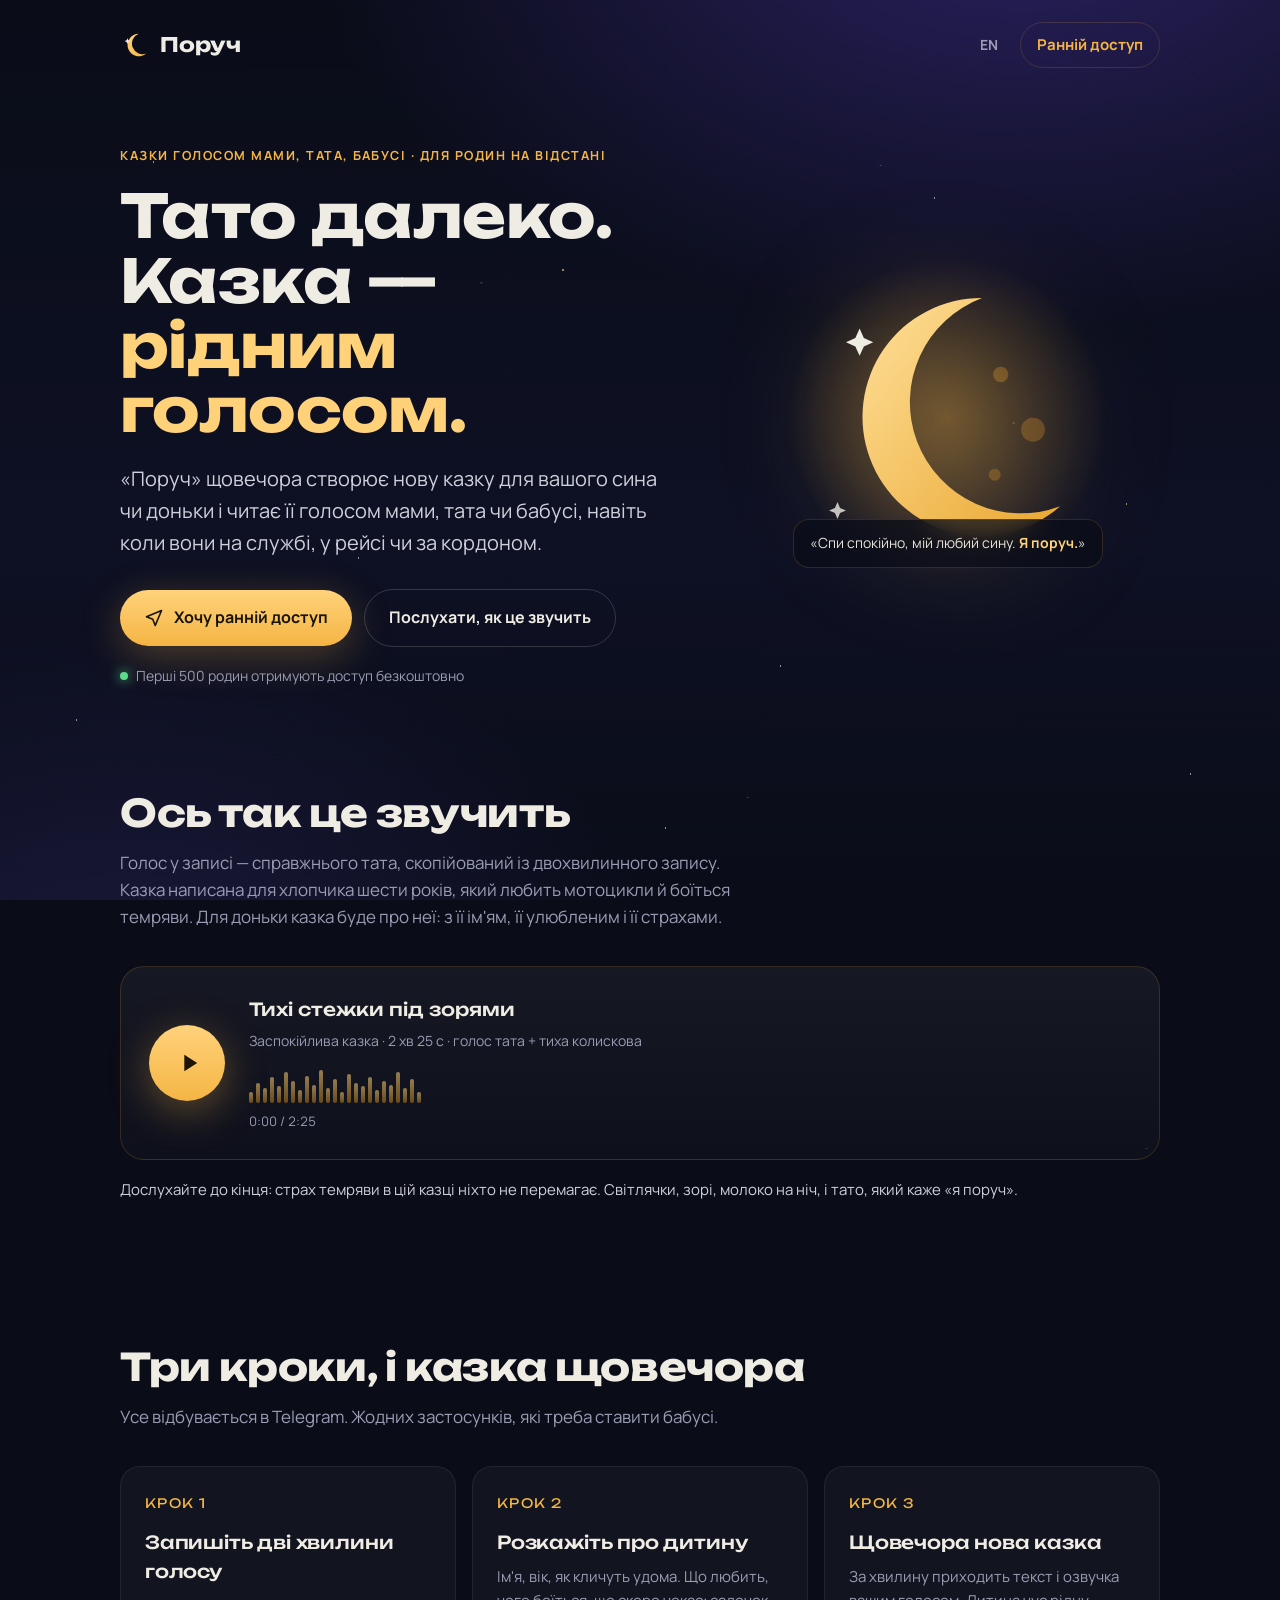
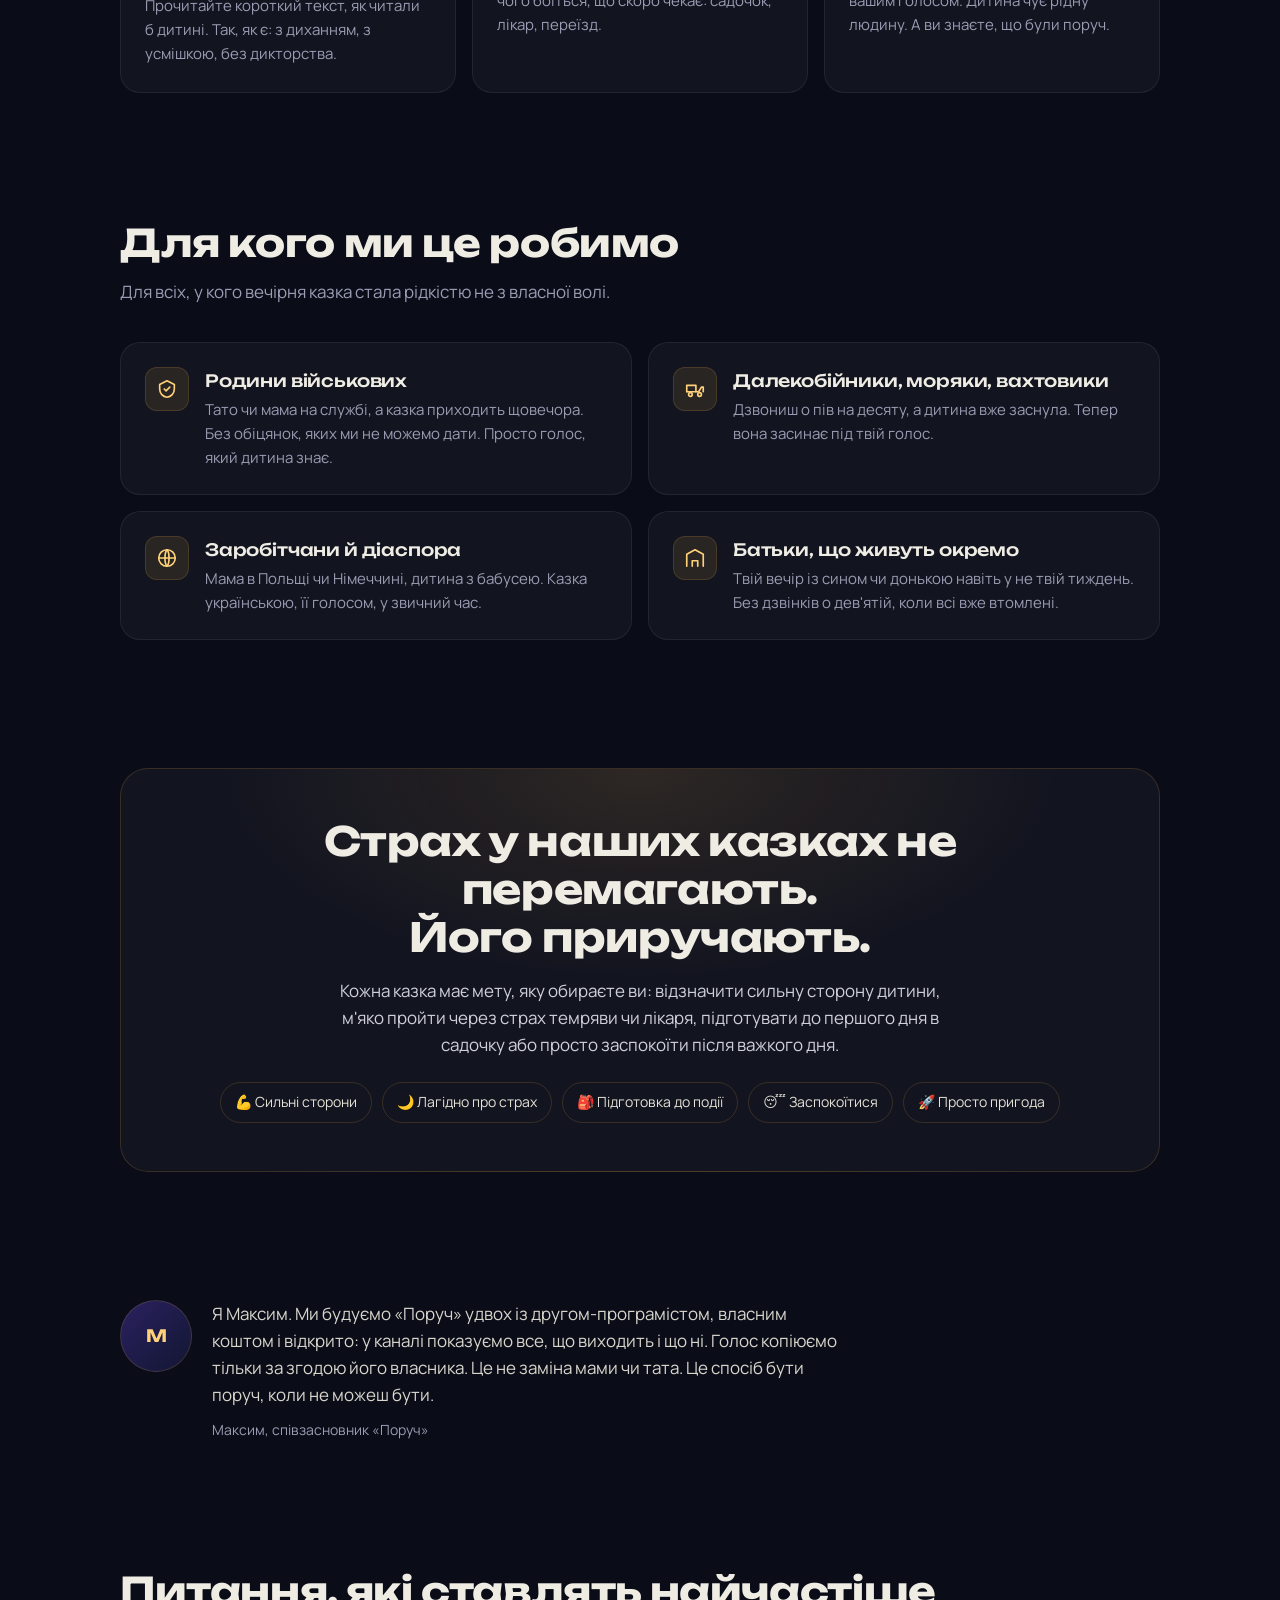
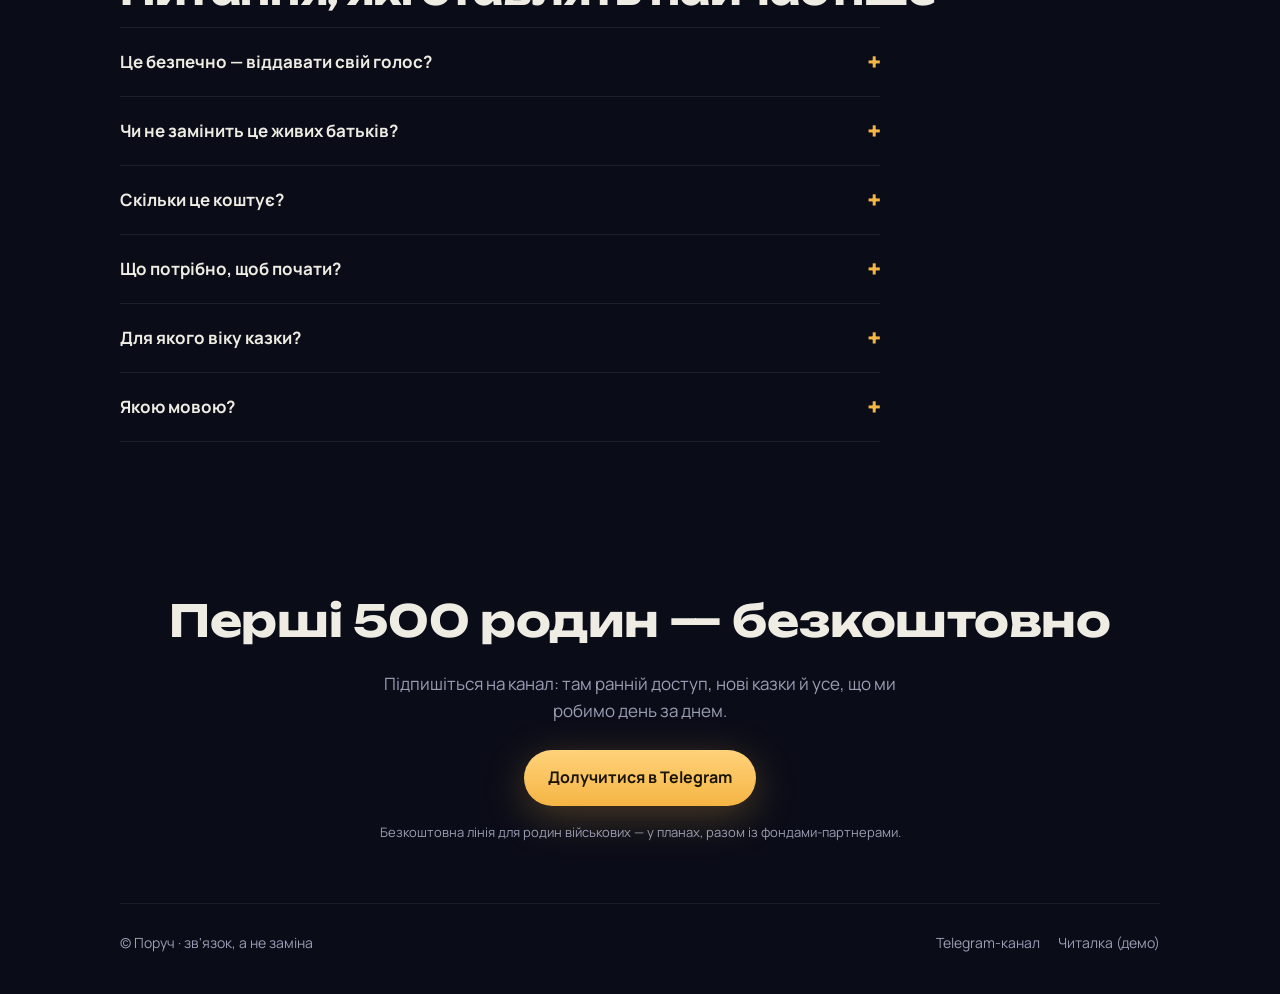
<file: index.html>
<!doctype html>
<html lang="uk">
<head>
  <meta charset="utf-8" />
  <meta name="viewport" content="width=device-width, initial-scale=1" />
  <title>Поруч — казка голосом рідних, які далеко</title>
  <meta name="description" content="«Поруч» щовечора створює нову казку для вашої дитини і читає її голосом тата чи мами — навіть коли вони на службі, у рейсі чи за кордоном." />
  <meta property="og:title" content="Поруч — казка рідним голосом, навіть здалеку" />
  <meta property="og:description" content="Щовечора нова казка для вашої дитини голосом рідної людини. Перші 500 родин — безкоштовно." />
  <meta property="og:type" content="website" />
  <meta property="og:url" content="https://maks123-crypto.github.io/poruch-webapp/" />
  <meta property="og:image" content="https://maks123-crypto.github.io/poruch-webapp/og.png" />
  <meta property="og:image:width" content="1280" />
  <meta property="og:image:height" content="720" />
  <meta property="og:locale" content="uk_UA" />
  <meta name="twitter:card" content="summary_large_image" />
  <link rel="alternate" hreflang="en" href="https://maks123-crypto.github.io/poruch-webapp/en/" />
  <link rel="icon" href="favicon.svg" type="image/svg+xml" />
  <link rel="preconnect" href="https://fonts.googleapis.com" />
  <link rel="preconnect" href="https://fonts.gstatic.com" crossorigin />
  <link href="https://fonts.googleapis.com/css2?family=Unbounded:wght@500;700&family=Manrope:wght@400;500;700&display=swap" rel="stylesheet" />
  <style>
    :root {
      --bg: #0a0c18;
      --bg-2: #121632;
      --ink: #efece4;
      --muted: #9a9db3;
      --amber: #f5b544;
      --amber-2: #ffd27a;
      --card: rgba(255, 255, 255, 0.035);
      --line: rgba(245, 181, 68, 0.16);
      --max: 1080px;
    }
    * { box-sizing: border-box; }
    html { scroll-behavior: smooth; }
    body {
      margin: 0;
      background: var(--bg);
      color: var(--ink);
      font-family: 'Manrope', system-ui, sans-serif;
      font-size: 17px;
      line-height: 1.6;
      overflow-x: hidden;
    }
    h1, h2, h3, .display { font-family: 'Unbounded', 'Manrope', sans-serif; font-weight: 700; letter-spacing: -0.01em; }
    a { color: inherit; }
    .wrap { max-width: var(--max); margin: 0 auto; padding: 0 20px; }

    /* ---------- sky ---------- */
    .sky {
      position: fixed; inset: 0; z-index: -1;
      background:
        radial-gradient(1200px 700px at 80% -10%, #2a2160 0%, transparent 60%),
        radial-gradient(900px 600px at 10% 110%, #1b1a3d 0%, transparent 60%),
        linear-gradient(180deg, #0a0c18 0%, #0e1124 60%, #0a0c18 100%);
    }
    .stars, .stars::after {
      position: fixed; inset: 0; z-index: -1; content: '';
      background-image:
        radial-gradient(1.6px 1.6px at 12% 18%, #fff 50%, transparent 51%),
        radial-gradient(1.2px 1.2px at 28% 62%, #fff 50%, transparent 51%),
        radial-gradient(1.8px 1.8px at 44% 30%, #ffe8b0 50%, transparent 51%),
        radial-gradient(1.2px 1.2px at 61% 74%, #fff 50%, transparent 51%),
        radial-gradient(1.5px 1.5px at 73% 22%, #fff 50%, transparent 51%),
        radial-gradient(1.1px 1.1px at 88% 56%, #ffe8b0 50%, transparent 51%),
        radial-gradient(1.4px 1.4px at 93% 86%, #fff 50%, transparent 51%),
        radial-gradient(1.2px 1.2px at 6% 80%, #fff 50%, transparent 51%),
        radial-gradient(1.3px 1.3px at 52% 92%, #fff 50%, transparent 51%),
        radial-gradient(1.1px 1.1px at 36% 8%, #fff 50%, transparent 51%);
      opacity: 0.55;
      animation: twinkle 6s ease-in-out infinite;
    }
    .stars::after { transform: translate(37%, 23%) scale(1.3); opacity: 0.35; animation-delay: -3s; }
    @keyframes twinkle { 0%, 100% { opacity: 0.55; } 50% { opacity: 0.25; } }

    /* ---------- nav ---------- */
    nav { display: flex; align-items: center; justify-content: space-between; padding: 22px 0; }
    .logo { display: flex; align-items: center; gap: 10px; text-decoration: none; font-family: 'Unbounded'; font-weight: 700; font-size: 20px; }
    .logo svg { width: 30px; height: 30px; }
    .nav-cta { font-weight: 700; font-size: 15px; text-decoration: none; color: var(--amber); border: 1px solid var(--line); padding: 10px 16px; border-radius: 999px; }
    .nav-cta:hover { background: rgba(245,181,68,0.08); }
    .lang { text-decoration: none; color: var(--muted); font-weight: 700; font-size: 14px; padding: 10px 12px; border-radius: 999px; }
    .lang:hover { color: var(--ink); }

    /* faq */
    .faq { max-width: 760px; }
    .faq details { border-top: 1px solid rgba(255,255,255,0.08); padding: 18px 0; }
    .faq details:last-child { border-bottom: 1px solid rgba(255,255,255,0.08); }
    .faq summary { cursor: pointer; list-style: none; display: flex; justify-content: space-between; gap: 16px; align-items: center; font-weight: 700; font-size: 17px; }
    .faq summary::-webkit-details-marker { display: none; }
    .faq summary::after { content: '+'; color: var(--amber); font-family: 'Unbounded'; font-size: 20px; flex: none; transition: transform .2s; }
    .faq details[open] summary::after { transform: rotate(45deg); }
    .faq p { margin: 12px 0 0; color: var(--muted); font-size: 16px; }

    /* ---------- hero ---------- */
    .hero { padding: 56px 0 40px; display: grid; grid-template-columns: 1.15fr 0.85fr; gap: 40px; align-items: center; }
    .kicker { color: var(--amber); font-weight: 700; letter-spacing: 0.12em; text-transform: uppercase; font-size: 12.5px; margin-bottom: 18px; }
    h1 { font-size: clamp(34px, 5.2vw, 60px); line-height: 1.08; margin: 0 0 20px; }
    h1 em { font-style: normal; color: var(--amber-2); }
    .rot { display: inline-block; transition: opacity .35s ease, transform .35s ease; }
    .rot.out { opacity: 0; transform: translateY(8px); }
    .lead { font-size: clamp(17px, 1.6vw, 20px); color: #cfd0dc; max-width: 560px; margin: 0 0 30px; }
    .cta-row { display: flex; flex-wrap: wrap; gap: 12px; align-items: center; }
    .btn { display: inline-flex; align-items: center; gap: 10px; text-decoration: none; font-weight: 700; padding: 15px 24px; border-radius: 999px; font-size: 16px; transition: transform .15s ease, box-shadow .15s ease; }
    .btn-primary { background: linear-gradient(180deg, #ffd27a, #f5b544); color: #1a1407; box-shadow: 0 10px 40px rgba(245,181,68,0.28); }
    .btn-primary:hover { transform: translateY(-1px); box-shadow: 0 14px 50px rgba(245,181,68,0.4); }
    .btn-ghost { border: 1px solid rgba(255,255,255,0.16); color: var(--ink); }
    .btn-ghost:hover { border-color: rgba(255,255,255,0.35); }
    .proof { margin-top: 18px; color: var(--muted); font-size: 14px; display: flex; gap: 8px; align-items: center; }
    .proof .dot { width: 8px; height: 8px; border-radius: 50%; background: #5ddc8b; box-shadow: 0 0 12px #5ddc8b; }

    .moon-wrap { position: relative; display: grid; place-items: center; min-height: 360px; }
    .moon { width: min(340px, 70vw); filter: drop-shadow(0 0 60px rgba(245,181,68,0.35)); animation: float 7s ease-in-out infinite; }
    @keyframes float { 0%, 100% { transform: translateY(0); } 50% { transform: translateY(-10px); } }
    .whisper {
      position: absolute; bottom: 8%; left: 50%; transform: translateX(-50%);
      background: rgba(10,12,24,0.75); backdrop-filter: blur(10px);
      border: 1px solid var(--line); border-radius: 16px; padding: 12px 16px;
      font-size: 14px; color: #e6e3d8; white-space: nowrap;
    }
    .whisper b { color: var(--amber-2); }

    /* ---------- sections ---------- */
    section { padding: 64px 0; }
    .section-title { font-size: clamp(26px, 3.4vw, 38px); line-height: 1.15; margin: 0 0 14px; }
    .section-sub { color: var(--muted); max-width: 640px; margin: 0 0 36px; font-size: 17px; }

    /* demo */
    .demo-card { background: linear-gradient(180deg, rgba(255,255,255,0.05), rgba(255,255,255,0.02)); border: 1px solid var(--line); border-radius: 24px; padding: 28px; display: grid; grid-template-columns: auto 1fr; gap: 24px; align-items: center; }
    .play { width: 76px; height: 76px; border-radius: 50%; border: 0; cursor: pointer; background: linear-gradient(180deg, #ffd27a, #f5b544); display: grid; place-items: center; box-shadow: 0 10px 40px rgba(245,181,68,0.35); transition: transform .15s; }
    .play:hover { transform: scale(1.04); }
    .play svg { width: 28px; height: 28px; fill: #1a1407; margin-left: 3px; }
    .play.is-playing svg { margin-left: 0; }
    .demo-title { font-family: 'Unbounded'; font-weight: 500; font-size: 18px; margin: 0 0 6px; }
    .demo-meta { color: var(--muted); font-size: 14px; margin: 0 0 14px; }
    .wave { display: flex; align-items: flex-end; gap: 3px; height: 36px; }
    .wave i { display: block; width: 4px; border-radius: 2px; background: linear-gradient(180deg, #ffd27a, #b57a16); height: var(--h, 30%); opacity: .55; }
    .is-playing .wave i { animation: bounce 1.1s ease-in-out infinite; animation-delay: calc(var(--i) * 0.06s); opacity: 1; }
    @keyframes bounce { 0%, 100% { height: var(--h); } 50% { height: calc(var(--h) * 0.35 + 10%); } }
    .time { color: var(--muted); font-size: 13px; margin-top: 8px; font-variant-numeric: tabular-nums; }
    .demo-note { margin-top: 18px; color: #cfd0dc; font-size: 15px; }

    /* steps */
    .steps { display: grid; grid-template-columns: repeat(3, 1fr); gap: 16px; }
    .step { background: var(--card); border: 1px solid rgba(255,255,255,0.07); border-radius: 20px; padding: 26px 24px; }
    .step .n { font-family: 'Unbounded'; color: var(--amber); font-size: 13px; letter-spacing: .1em; margin-bottom: 14px; }
    .step h3 { font-size: 18px; margin: 0 0 8px; font-weight: 500; }
    .step p { margin: 0; color: var(--muted); font-size: 15px; }

    /* audience */
    .aud { display: grid; grid-template-columns: repeat(2, 1fr); gap: 16px; }
    .aud-card { border-radius: 20px; padding: 24px; border: 1px solid rgba(255,255,255,0.07); background: var(--card); display: flex; gap: 16px; align-items: flex-start; }
    .aud-card .ic { width: 44px; height: 44px; border-radius: 12px; flex: none; display: grid; place-items: center; background: rgba(245,181,68,0.1); border: 1px solid var(--line); }
    .aud-card .ic svg { width: 22px; height: 22px; stroke: var(--amber-2); fill: none; stroke-width: 1.8; stroke-linecap: round; stroke-linejoin: round; }
    .aud-card h3 { margin: 0 0 4px; font-size: 17px; font-weight: 500; }
    .aud-card p { margin: 0; color: var(--muted); font-size: 15px; }

    /* principle */
    .principle { border-radius: 28px; padding: 48px 32px; text-align: center; border: 1px solid var(--line); background: radial-gradient(600px 300px at 50% 0%, rgba(245,181,68,0.12), transparent 70%), var(--card); }
    .principle .display { font-size: clamp(24px, 3.6vw, 40px); line-height: 1.2; margin: 0 auto 16px; max-width: 760px; }
    .principle p { color: #cfd0dc; max-width: 640px; margin: 0 auto; }
    .pills { display: flex; flex-wrap: wrap; gap: 10px; justify-content: center; margin-top: 24px; }
    .pill { border: 1px solid var(--line); border-radius: 999px; padding: 8px 14px; font-size: 14px; color: #e6e3d8; }

    /* founder */
    .founder { display: grid; grid-template-columns: 72px 1fr; gap: 20px; align-items: start; max-width: 720px; }
    .avatar { width: 72px; height: 72px; border-radius: 50%; background: linear-gradient(135deg, #2a2160, #121632); border: 1px solid var(--line); display: grid; place-items: center; font-family: 'Unbounded'; font-weight: 700; color: var(--amber-2); }
    .founder p { margin: 0 0 10px; color: #d8d6cc; }
    .founder .who { color: var(--muted); font-size: 14px; }

    /* final cta */
    .final { text-align: center; padding: 80px 0 60px; }
    .final h2 { font-size: clamp(28px, 4vw, 44px); margin: 0 0 14px; }
    .final p { color: var(--muted); margin: 0 auto 26px; max-width: 560px; }

    footer { border-top: 1px solid rgba(255,255,255,0.07); padding: 28px 0 40px; color: var(--muted); font-size: 14px; display: flex; flex-wrap: wrap; gap: 14px; justify-content: space-between; align-items: center; }
    footer a { color: var(--muted); text-decoration: none; }
    footer a:hover { color: var(--ink); }
    .trust { font-size: 13px; color: var(--muted); }

    @media (max-width: 820px) {
      .hero { grid-template-columns: 1fr; padding-top: 24px; }
      .moon-wrap { min-height: 280px; order: -1; }
      .moon { width: min(240px, 60vw); }
      .steps, .aud { grid-template-columns: 1fr; }
      .demo-card { grid-template-columns: 1fr; text-align: left; }
      section { padding: 48px 0; }
      .whisper { white-space: normal; text-align: center; width: 86%; }
    }
  </style>
</head>
<body>
  <div class="sky"></div>
  <div class="stars"></div>

  <div class="wrap">
    <nav>
      <a class="logo" href="#">
        <svg viewBox="0 0 48 48" aria-hidden="true"><defs><linearGradient id="g1" x1="0" y1="0" x2="1" y2="1"><stop offset="0" stop-color="#ffd27a"/><stop offset="1" stop-color="#f5b544"/></linearGradient></defs><path d="M30 6a18 18 0 1 0 12 31.5A14 14 0 1 1 30 6z" fill="url(#g1)"/><path d="M12 13l1.4 3.2L16.6 17.6l-3.2 1.4L12 22.2l-1.4-3.2L7.4 17.6l3.2-1.4z" fill="#efece4"/></svg>
        Поруч
      </a>
      <div style="display:flex;gap:10px;align-items:center">
        <a class="lang" href="en/" aria-label="English version">EN</a>
        <a class="nav-cta" href="https://t.me/+__FWYzw4QDE1MWI0" target="_blank" rel="noopener">Ранній доступ</a>
      </div>
    </nav>

    <header class="hero">
      <div>
        <div class="kicker">Казки голосом мами, тата, бабусі · для родин на відстані</div>
        <h1><span class="rot" data-words="Тато|Мама|Бабуся|Дідусь">Тато</span> далеко.<br />Казка — <em>рідним голосом.</em></h1>
        <p class="lead">«Поруч» щовечора створює нову казку для вашого сина чи доньки і читає її голосом мами, тата чи бабусі, навіть коли вони на службі, у рейсі чи за кордоном.</p>
        <div class="cta-row">
          <a class="btn btn-primary" href="https://t.me/+__FWYzw4QDE1MWI0" target="_blank" rel="noopener">
            <svg width="20" height="20" viewBox="0 0 24 24" fill="none" stroke="currentColor" stroke-width="2" stroke-linecap="round" stroke-linejoin="round"><path d="M21 3L3 10.5l7.5 3L13.5 21z"/></svg>
            Хочу ранній доступ
          </a>
          <a class="btn btn-ghost" href="#demo">Послухати, як це звучить</a>
        </div>
        <div class="proof"><span class="dot"></span> Перші 500 родин отримують доступ безкоштовно</div>
      </div>
      <div class="moon-wrap">
        <svg class="moon" viewBox="0 0 400 400" aria-hidden="true">
          <defs>
            <radialGradient id="glow" cx="50%" cy="50%" r="50%"><stop offset="0" stop-color="#f5b544" stop-opacity=".35"/><stop offset="1" stop-color="#f5b544" stop-opacity="0"/></radialGradient>
            <linearGradient id="mg" x1="0" y1="0" x2="1" y2="1"><stop offset="0" stop-color="#ffe09a"/><stop offset="1" stop-color="#e9a62f"/></linearGradient>
          </defs>
          <circle cx="200" cy="200" r="190" fill="url(#glow)"/>
          <path d="M240 60a140 140 0 1 0 92 245A110 110 0 1 1 240 60z" fill="url(#mg)"/>
          <circle cx="262" cy="150" r="9" fill="#d9952a" opacity=".35"/>
          <circle cx="300" cy="215" r="14" fill="#d9952a" opacity=".3"/>
          <circle cx="255" cy="268" r="7" fill="#d9952a" opacity=".3"/>
          <path d="M96 96l5 11 11 5-11 5-5 11-5-11-11-5 11-5z" fill="#efece4"/>
          <path d="M70 300l3 7 7 3-7 3-3 7-3-7-7-3 7-3z" fill="#efece4" opacity=".8"/>
        </svg>
        <div class="whisper">«Спи спокійно, мій любий сину. <b>Я поруч.</b>»</div>
      </div>
    </header>

    <section id="demo">
      <h2 class="section-title">Ось так це звучить</h2>
      <p class="section-sub">Голос у записі — справжнього тата, скопійований із двохвилинного запису. Казка написана для хлопчика шести років, який любить мотоцикли й боїться темряви. Для доньки казка буде про неї: з її ім'ям, її улюбленим і її страхами.</p>
      <div class="demo-card" id="demo-card">
        <button class="play" id="play" aria-label="Відтворити демо">
          <svg id="icon-play" viewBox="0 0 24 24"><path d="M8 5v14l11-7z"/></svg>
          <svg id="icon-pause" viewBox="0 0 24 24" style="display:none"><path d="M6 5h4v14H6zm8 0h4v14h-4z"/></svg>
        </button>
        <div>
          <p class="demo-title">Тихі стежки під зорями</p>
          <p class="demo-meta">Заспокійлива казка · 2 хв 25 с · голос тата + тиха колискова</p>
          <div class="wave" id="wave"></div>
          <div class="time"><span id="cur">0:00</span> / <span id="dur">2:25</span></div>
        </div>
      </div>
      <p class="demo-note">Дослухайте до кінця: страх темряви в цій казці ніхто не перемагає. Світлячки, зорі, молоко на ніч, і тато, який каже «я поруч».</p>
      <audio id="audio" preload="none" src="demo/tyhi-stezhky.wav"></audio>
    </section>

    <section>
      <h2 class="section-title">Три кроки, і казка щовечора</h2>
      <p class="section-sub">Усе відбувається в Telegram. Жодних застосунків, які треба ставити бабусі.</p>
      <div class="steps">
        <div class="step"><div class="n">КРОК 1</div><h3>Запишіть дві хвилини голосу</h3><p>Прочитайте короткий текст, як читали б дитині. Так, як є: з диханням, з усмішкою, без дикторства.</p></div>
        <div class="step"><div class="n">КРОК 2</div><h3>Розкажіть про дитину</h3><p>Ім'я, вік, як кличуть удома. Що любить, чого боїться, що скоро чекає: садочок, лікар, переїзд.</p></div>
        <div class="step"><div class="n">КРОК 3</div><h3>Щовечора нова казка</h3><p>За хвилину приходить текст і озвучка вашим голосом. Дитина чує рідну людину. А ви знаєте, що були поруч.</p></div>
      </div>
    </section>

    <section>
      <h2 class="section-title">Для кого ми це робимо</h2>
      <p class="section-sub">Для всіх, у кого вечірня казка стала рідкістю не з власної волі.</p>
      <div class="aud">
        <div class="aud-card"><div class="ic"><svg viewBox="0 0 24 24"><path d="M12 3l8 4v5c0 5-3.5 8.5-8 9-4.5-.5-8-4-8-9V7z"/><path d="M9 12l2 2 4-4"/></svg></div><div><h3>Родини військових</h3><p>Тато чи мама на службі, а казка приходить щовечора. Без обіцянок, яких ми не можемо дати. Просто голос, який дитина знає.</p></div></div>
        <div class="aud-card"><div class="ic"><svg viewBox="0 0 24 24"><path d="M3 15h13l3-5h2v5"/><path d="M3 15V8h10v7"/><circle cx="7" cy="18" r="2"/><circle cx="17" cy="18" r="2"/></svg></div><div><h3>Далекобійники, моряки, вахтовики</h3><p>Дзвониш о пів на десяту, а дитина вже заснула. Тепер вона засинає під твій голос.</p></div></div>
        <div class="aud-card"><div class="ic"><svg viewBox="0 0 24 24"><circle cx="12" cy="12" r="9"/><path d="M3 12h18M12 3c3 3.5 3 14.5 0 18M12 3c-3 3.5-3 14.5 0 18"/></svg></div><div><h3>Заробітчани й діаспора</h3><p>Мама в Польщі чи Німеччині, дитина з бабусею. Казка українською, її голосом, у звичний час.</p></div></div>
        <div class="aud-card"><div class="ic"><svg viewBox="0 0 24 24"><path d="M3 21V8l9-5 9 5v13"/><path d="M9 21v-6h6v6"/></svg></div><div><h3>Батьки, що живуть окремо</h3><p>Твій вечір із сином чи донькою навіть у не твій тиждень. Без дзвінків о дев'ятій, коли всі вже втомлені.</p></div></div>
      </div>
    </section>

    <section>
      <div class="principle">
        <div class="display">Страх у наших казках не перемагають.<br />Його приручають.</div>
        <p>Кожна казка має мету, яку обираєте ви: відзначити сильну сторону дитини, м'яко пройти через страх темряви чи лікаря, підготувати до першого дня в садочку або просто заспокоїти після важкого дня.</p>
        <div class="pills"><span class="pill">💪 Сильні сторони</span><span class="pill">🌙 Лагідно про страх</span><span class="pill">🎒 Підготовка до події</span><span class="pill">😴 Заспокоїтися</span><span class="pill">🚀 Просто пригода</span></div>
      </div>
    </section>

    <section>
      <div class="founder">
        <div class="avatar">М</div>
        <div>
          <p>Я Максим. Ми будуємо «Поруч» удвох із другом-програмістом, власним коштом і відкрито: у каналі показуємо все, що виходить і що ні. Голос копіюємо тільки за згодою його власника. Це не заміна мами чи тата. Це спосіб бути поруч, коли не можеш бути.</p>
          <div class="who">Максим, співзасновник «Поруч»</div>
        </div>
      </div>
    </section>

    <section>
      <h2 class="section-title">Питання, які ставлять найчастіше</h2>
      <div class="faq">
        <details><summary>Це безпечно — віддавати свій голос?</summary><p>Голос копіюється лише за згодою його власника і використовується тільки для казок вашій дитині. Видалити голос можна будь-коли однією кнопкою в боті, і ми його не зберігаємо далі.</p></details>
        <details><summary>Чи не замінить це живих батьків?</summary><p>Ні, і ми цього не хочемо. Найкраща казка — та, яку розповідають, обійнявши. «Поруч» для тих вечорів, коли обійняти неможливо: рейс, служба, кордон.</p></details>
        <details><summary>Скільки це коштує?</summary><p>Перші 500 родин отримують доступ безкоштовно. Далі буде підписка дешевша за одну дитячу книжку на місяць. Для родин військових плануємо безкоштовну лінію разом із фондами-партнерами.</p></details>
        <details><summary>Що потрібно, щоб почати?</summary><p>Telegram і дві хвилини, щоб записати голос. Жодних застосунків, реєстрацій чи карток.</p></details>
        <details><summary>Для якого віку казки?</summary><p>Від 2 до 10 років. Довжина, слова і сюжет підлаштовуються під вік, а казка знає імʼя дитини, що вона любить і чого боїться.</p></details>
        <details><summary>Якою мовою?</summary><p>Українською. Є й англійська для родин за кордоном. Російської немає і не буде.</p></details>
      </div>
    </section>

    <section class="final">
      <h2>Перші 500 родин — безкоштовно</h2>
      <p>Підпишіться на канал: там ранній доступ, нові казки й усе, що ми робимо день за днем.</p>
      <a class="btn btn-primary" href="https://t.me/+__FWYzw4QDE1MWI0" target="_blank" rel="noopener">Долучитися в Telegram</a>
      <div class="trust" style="margin-top:16px">Безкоштовна лінія для родин військових — у планах, разом із фондами-партнерами.</div>
    </section>

    <footer>
      <div>© Поруч · зв'язок, а не заміна</div>
      <div style="display:flex;gap:18px"><a href="https://t.me/+__FWYzw4QDE1MWI0" target="_blank" rel="noopener">Telegram-канал</a><a href="app/">Читалка (демо)</a></div>
    </footer>
  </div>

  <script>
    (function () {
      const el = document.querySelector('.rot');
      if (!el) return;
      const words = el.dataset.words.split('|');
      let i = 0;
      setInterval(() => {
        el.classList.add('out');
        setTimeout(() => { i = (i + 1) % words.length; el.textContent = words[i]; el.classList.remove('out'); }, 350);
      }, 2600);
    })();
    const wave = document.getElementById('wave');
    const heights = [30,55,40,70,45,85,60,35,75,50,90,40,65,30,80,55,45,70,35,60,50,85,40,65,30];
    heights.forEach((h, i) => { const b = document.createElement('i'); b.style.setProperty('--h', h + '%'); b.style.setProperty('--i', i); wave.appendChild(b); });
    const audio = document.getElementById('audio');
    const btn = document.getElementById('play');
    const card = document.getElementById('demo-card');
    const ip = document.getElementById('icon-play'), ipa = document.getElementById('icon-pause');
    const cur = document.getElementById('cur'), dur = document.getElementById('dur');
    const fmt = (s) => `${Math.floor(s / 60)}:${String(Math.floor(s % 60)).padStart(2, '0')}`;
    btn.addEventListener('click', () => { if (audio.paused) audio.play(); else audio.pause(); });
    audio.addEventListener('play', () => { card.classList.add('is-playing'); btn.classList.add('is-playing'); ip.style.display = 'none'; ipa.style.display = ''; });
    audio.addEventListener('pause', () => { card.classList.remove('is-playing'); btn.classList.remove('is-playing'); ip.style.display = ''; ipa.style.display = 'none'; });
    audio.addEventListener('timeupdate', () => { cur.textContent = fmt(audio.currentTime); });
    audio.addEventListener('loadedmetadata', () => { dur.textContent = fmt(audio.duration); });
  </script>
</body>
</html>
</file>
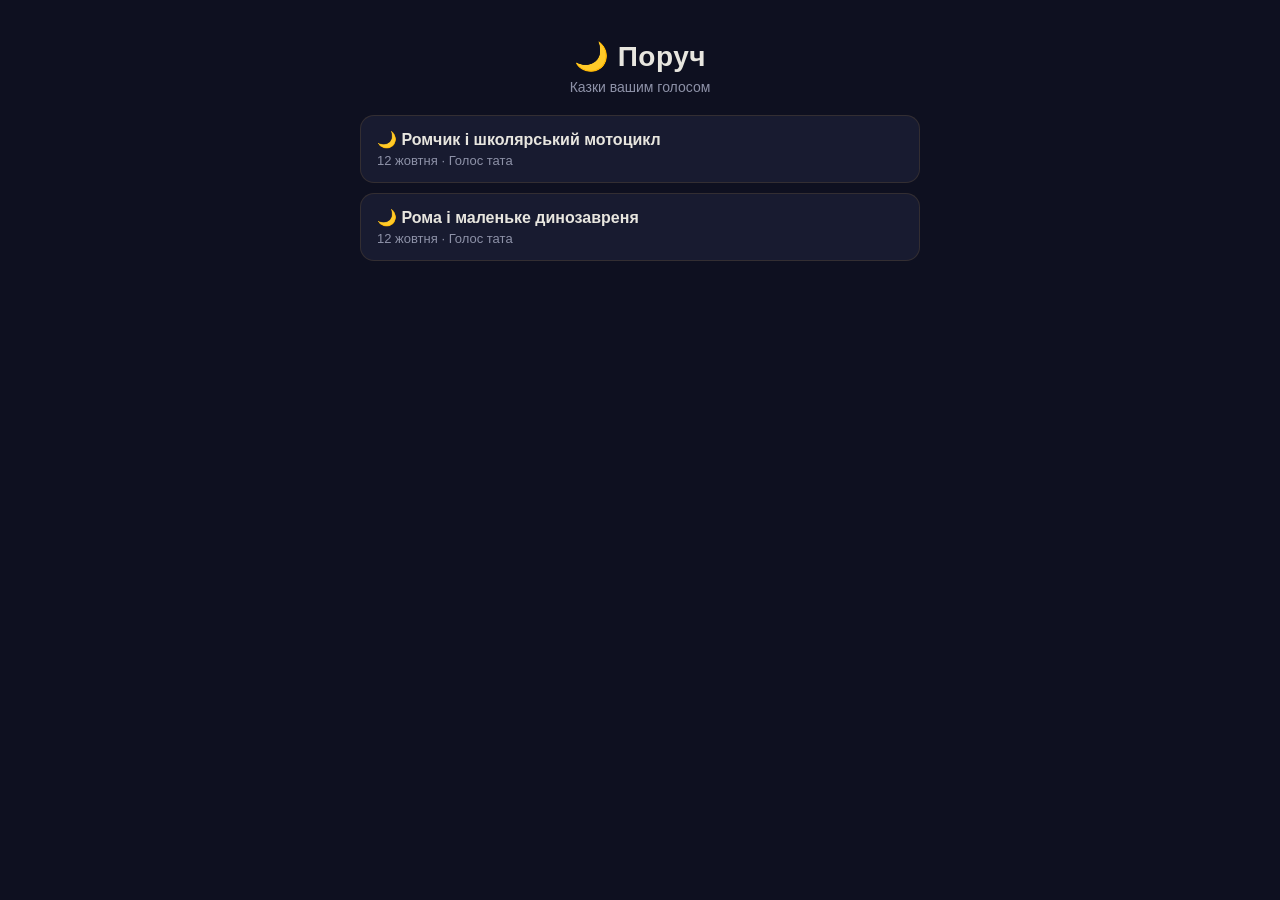
<file: app/index.html>
<!doctype html>
<html lang="uk">
<head>
  <meta charset="utf-8" />
  <meta name="viewport" content="width=device-width, initial-scale=1, viewport-fit=cover" />
  <title>Поруч — казки</title>
  <script src="https://telegram.org/js/telegram-web-app.js"></script>
  <link rel="stylesheet" href="style.css" />
</head>
<body>
  <!-- Library: list of recent stories -->
  <main id="library" class="view">
    <header class="app-header">
      <div class="app-title">🌙 Поруч</div>
      <div class="app-subtitle">Казки вашим голосом</div>
    </header>
    <section class="story-list" id="story-list"></section>
  </main>

  <!-- Reader: comfortable full-screen reading -->
  <main id="reader" class="view" hidden>
    <header class="reader-bar">
      <div class="reader-bar-row">
        <button class="bar-btn" id="back-btn" aria-label="Назад">←</button>
        <div class="font-controls">
          <button class="bar-btn" id="font-minus" aria-label="Менший шрифт">A−</button>
          <button class="bar-btn" id="font-plus" aria-label="Більший шрифт">A+</button>
          <button class="bar-btn" id="settings-btn" aria-label="Вигляд">Аа</button>
        </div>
      </div>
      <div class="reader-settings" id="reader-settings" hidden>
        <div class="settings-row">
          <span class="settings-label">Тема</span>
          <div class="theme-buttons">
            <button class="theme-btn theme-btn-night" data-theme="night" aria-label="Нічна тема">🌙</button>
            <button class="theme-btn theme-btn-sepia" data-theme="sepia" aria-label="Сепія">📜</button>
            <button class="theme-btn theme-btn-day" data-theme="day" aria-label="Денна тема">☀️</button>
          </div>
        </div>
        <div class="settings-row">
          <span class="settings-label">Освітлення</span>
          <input type="range" id="brightness" min="55" max="100" step="5" aria-label="Яскравість" />
        </div>
        <div class="settings-row">
          <span class="settings-label">Інтервал</span>
          <div class="theme-buttons">
            <button class="bar-btn" id="line-tight" aria-label="Щільніше">▭</button>
            <button class="bar-btn" id="line-loose" aria-label="Просторіше">☰</button>
          </div>
        </div>
      </div>
    </header>
    <div class="dim-overlay" id="dim-overlay"></div>
    <article class="story">
      <h1 id="story-title"></h1>
      <div class="story-meta" id="story-meta"></div>
      <div id="story-text"></div>
      <footer class="story-footer">
        <div class="brand-line">Я поруч. Добраніч 🌙</div>
      </footer>
    </article>
  </main>

  <script src="app.js"></script>
</body>
</html>
</file>
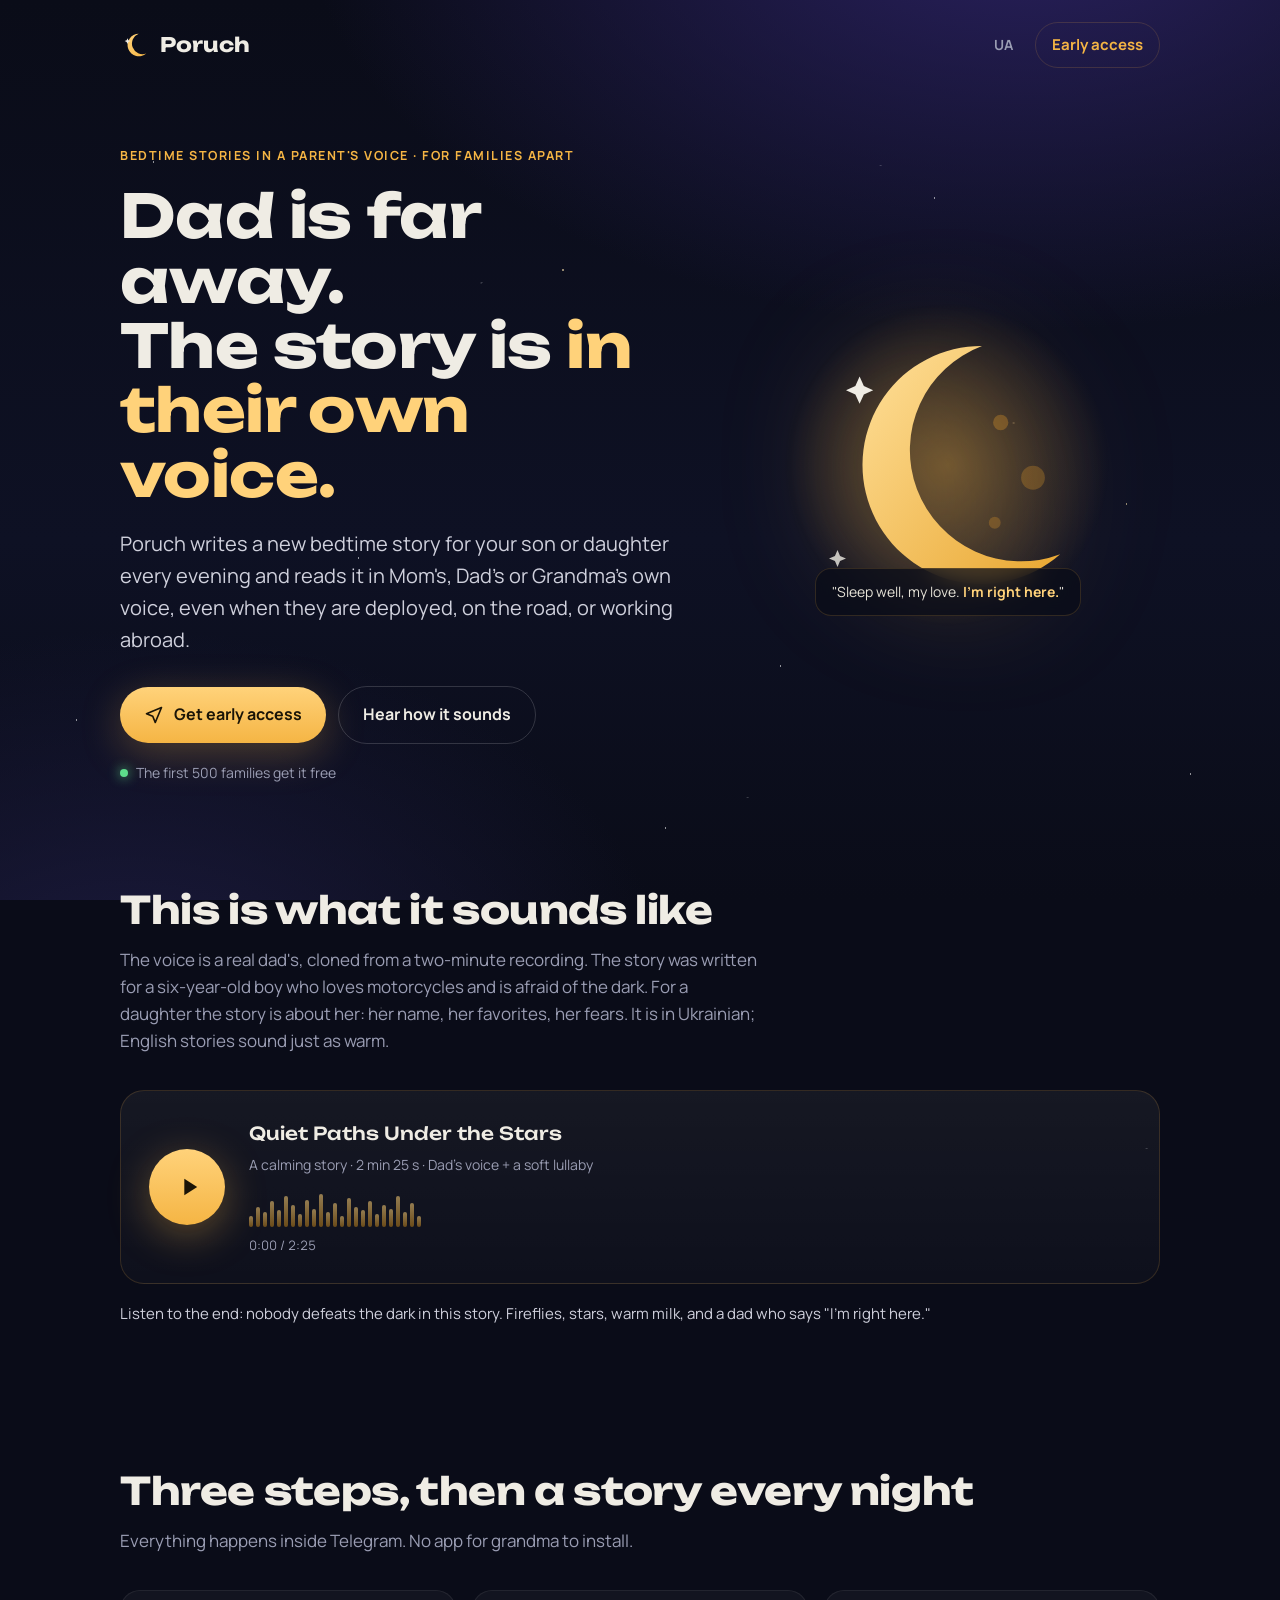
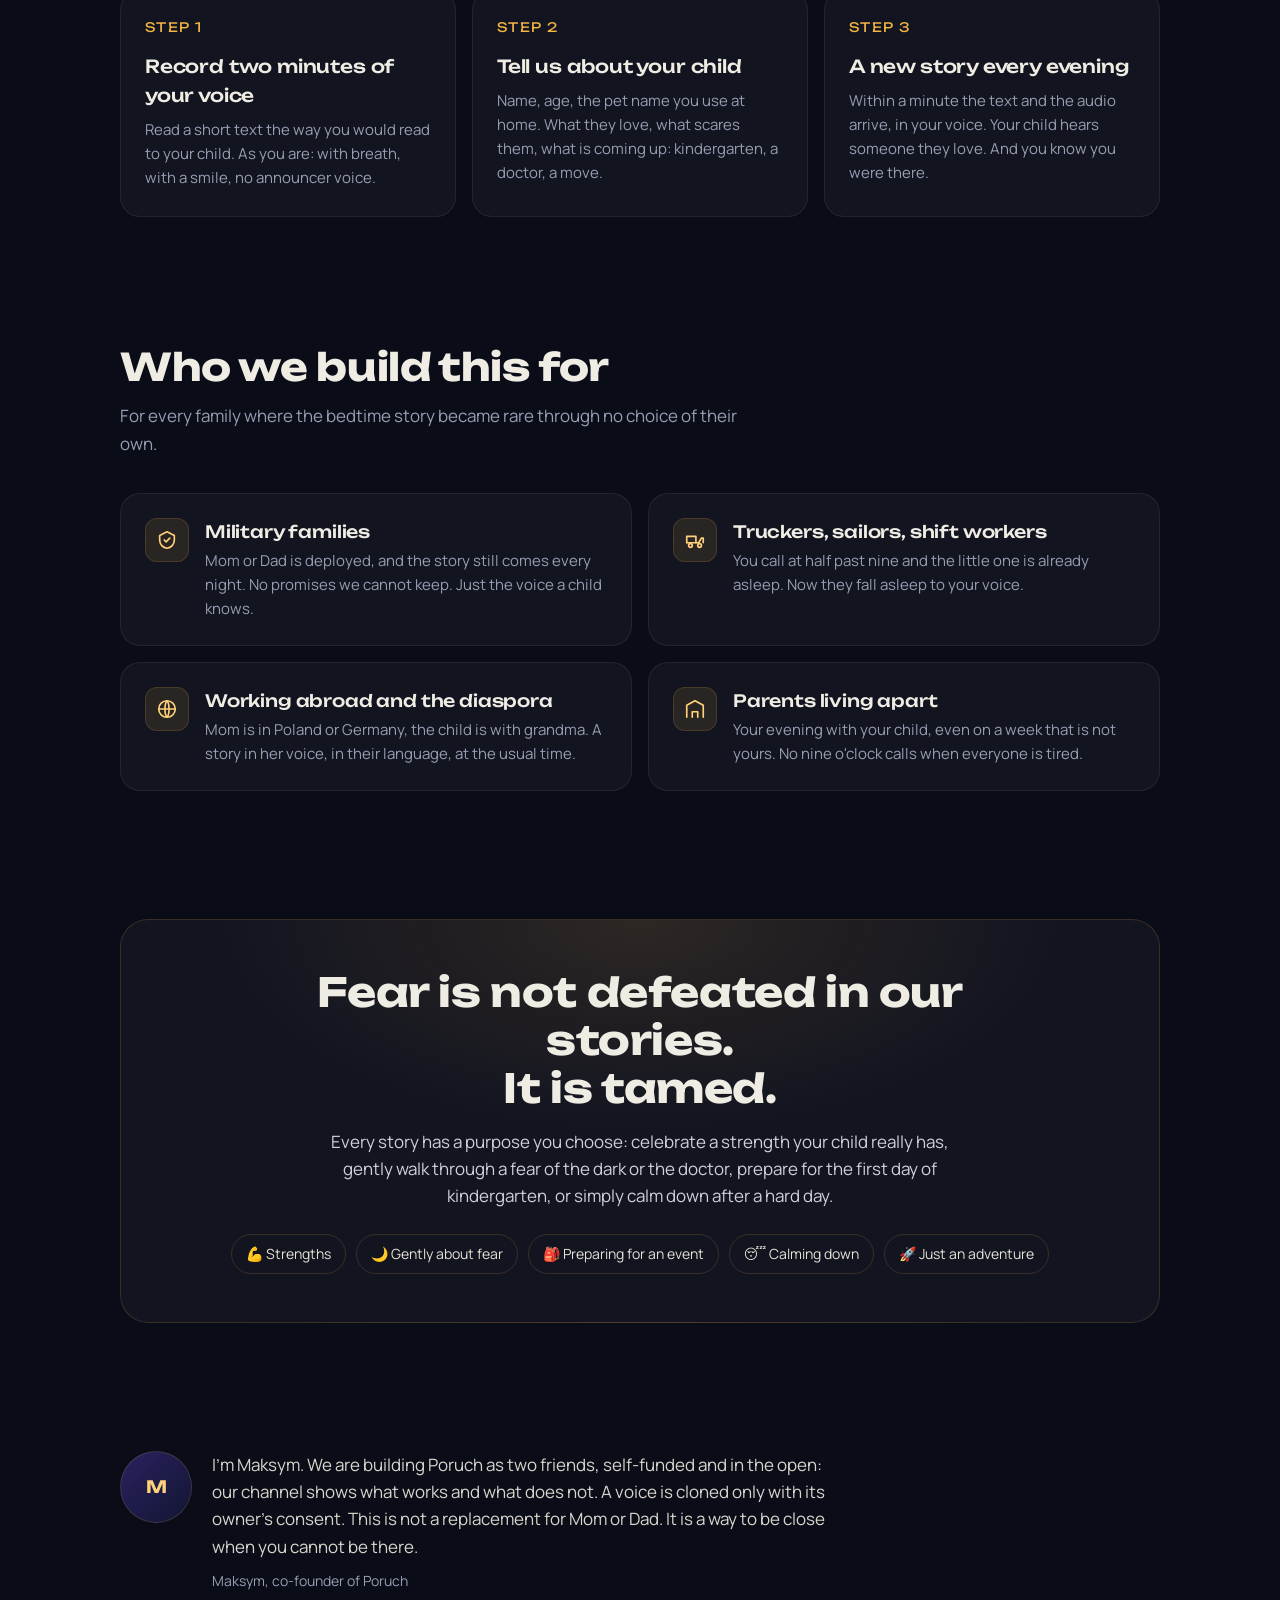
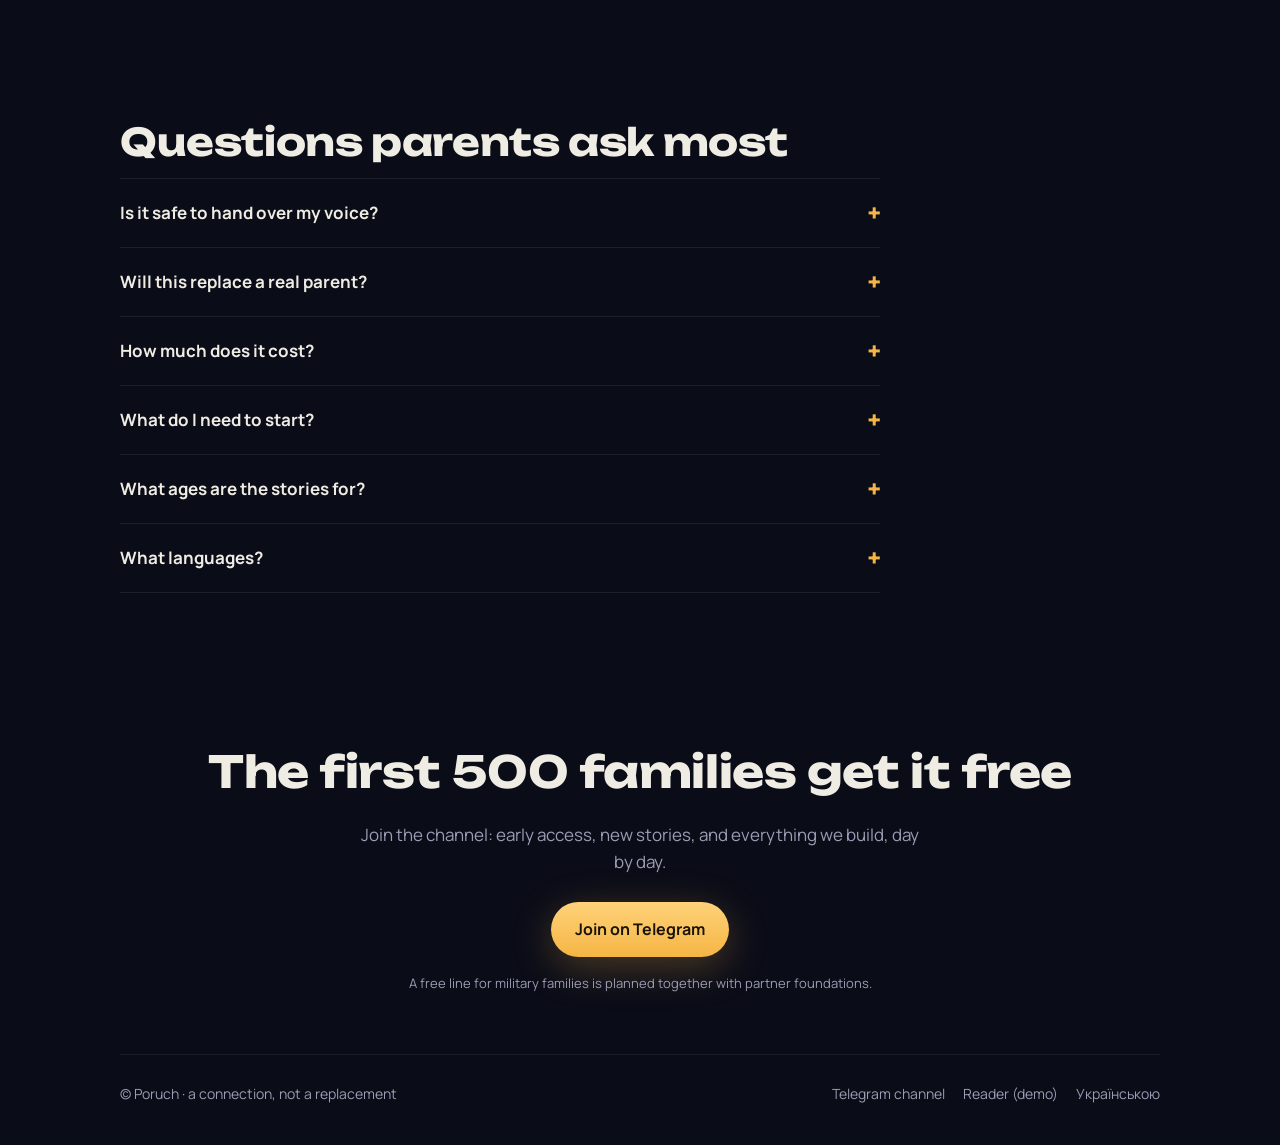
<file: en/index.html>
<!doctype html>
<html lang="en">
<head>
  <meta charset="utf-8" />
  <meta name="viewport" content="width=device-width, initial-scale=1" />
  <title>Poruch — a bedtime story in a parent's own voice, from far away</title>
  <meta name="description" content="Poruch writes a new bedtime story for your child every evening and reads it in Dad's or Mom's own voice, even when they are deployed, on the road, or abroad." />
  <meta property="og:title" content="Poruch — a bedtime story in a parent's own voice" />
  <meta property="og:description" content="A new bedtime story every evening in a parent's own voice. The first 500 families get it free." />
  <meta property="og:type" content="website" />
  <meta property="og:url" content="https://maks123-crypto.github.io/poruch-webapp/en/" />
  <meta property="og:image" content="https://maks123-crypto.github.io/poruch-webapp/og.png" />
  <meta property="og:image:width" content="1280" />
  <meta property="og:image:height" content="720" />
  <meta property="og:locale" content="en_US" />
  <meta name="twitter:card" content="summary_large_image" />
  <link rel="alternate" hreflang="uk" href="https://maks123-crypto.github.io/poruch-webapp/" />
  <link rel="icon" href="../favicon.svg" type="image/svg+xml" />
  <link rel="preconnect" href="https://fonts.googleapis.com" />
  <link rel="preconnect" href="https://fonts.gstatic.com" crossorigin />
  <link href="https://fonts.googleapis.com/css2?family=Unbounded:wght@500;700&family=Manrope:wght@400;500;700&display=swap" rel="stylesheet" />
  <style>
    :root {
      --bg: #0a0c18;
      --bg-2: #121632;
      --ink: #efece4;
      --muted: #9a9db3;
      --amber: #f5b544;
      --amber-2: #ffd27a;
      --card: rgba(255, 255, 255, 0.035);
      --line: rgba(245, 181, 68, 0.16);
      --max: 1080px;
    }
    * { box-sizing: border-box; }
    html { scroll-behavior: smooth; }
    body {
      margin: 0;
      background: var(--bg);
      color: var(--ink);
      font-family: 'Manrope', system-ui, sans-serif;
      font-size: 17px;
      line-height: 1.6;
      overflow-x: hidden;
    }
    h1, h2, h3, .display { font-family: 'Unbounded', 'Manrope', sans-serif; font-weight: 700; letter-spacing: -0.01em; }
    a { color: inherit; }
    .wrap { max-width: var(--max); margin: 0 auto; padding: 0 20px; }

    /* ---------- sky ---------- */
    .sky {
      position: fixed; inset: 0; z-index: -1;
      background:
        radial-gradient(1200px 700px at 80% -10%, #2a2160 0%, transparent 60%),
        radial-gradient(900px 600px at 10% 110%, #1b1a3d 0%, transparent 60%),
        linear-gradient(180deg, #0a0c18 0%, #0e1124 60%, #0a0c18 100%);
    }
    .stars, .stars::after {
      position: fixed; inset: 0; z-index: -1; content: '';
      background-image:
        radial-gradient(1.6px 1.6px at 12% 18%, #fff 50%, transparent 51%),
        radial-gradient(1.2px 1.2px at 28% 62%, #fff 50%, transparent 51%),
        radial-gradient(1.8px 1.8px at 44% 30%, #ffe8b0 50%, transparent 51%),
        radial-gradient(1.2px 1.2px at 61% 74%, #fff 50%, transparent 51%),
        radial-gradient(1.5px 1.5px at 73% 22%, #fff 50%, transparent 51%),
        radial-gradient(1.1px 1.1px at 88% 56%, #ffe8b0 50%, transparent 51%),
        radial-gradient(1.4px 1.4px at 93% 86%, #fff 50%, transparent 51%),
        radial-gradient(1.2px 1.2px at 6% 80%, #fff 50%, transparent 51%),
        radial-gradient(1.3px 1.3px at 52% 92%, #fff 50%, transparent 51%),
        radial-gradient(1.1px 1.1px at 36% 8%, #fff 50%, transparent 51%);
      opacity: 0.55;
      animation: twinkle 6s ease-in-out infinite;
    }
    .stars::after { transform: translate(37%, 23%) scale(1.3); opacity: 0.35; animation-delay: -3s; }
    @keyframes twinkle { 0%, 100% { opacity: 0.55; } 50% { opacity: 0.25; } }

    /* ---------- nav ---------- */
    nav { display: flex; align-items: center; justify-content: space-between; padding: 22px 0; }
    .logo { display: flex; align-items: center; gap: 10px; text-decoration: none; font-family: 'Unbounded'; font-weight: 700; font-size: 20px; }
    .logo svg { width: 30px; height: 30px; }
    .nav-cta { font-weight: 700; font-size: 15px; text-decoration: none; color: var(--amber); border: 1px solid var(--line); padding: 10px 16px; border-radius: 999px; }
    .nav-cta:hover { background: rgba(245,181,68,0.08); }
    .lang { text-decoration: none; color: var(--muted); font-weight: 700; font-size: 14px; padding: 10px 12px; border-radius: 999px; }
    .lang:hover { color: var(--ink); }

    /* faq */
    .faq { max-width: 760px; }
    .faq details { border-top: 1px solid rgba(255,255,255,0.08); padding: 18px 0; }
    .faq details:last-child { border-bottom: 1px solid rgba(255,255,255,0.08); }
    .faq summary { cursor: pointer; list-style: none; display: flex; justify-content: space-between; gap: 16px; align-items: center; font-weight: 700; font-size: 17px; }
    .faq summary::-webkit-details-marker { display: none; }
    .faq summary::after { content: '+'; color: var(--amber); font-family: 'Unbounded'; font-size: 20px; flex: none; transition: transform .2s; }
    .faq details[open] summary::after { transform: rotate(45deg); }
    .faq p { margin: 12px 0 0; color: var(--muted); font-size: 16px; }

    /* ---------- hero ---------- */
    .hero { padding: 56px 0 40px; display: grid; grid-template-columns: 1.15fr 0.85fr; gap: 40px; align-items: center; }
    .kicker { color: var(--amber); font-weight: 700; letter-spacing: 0.12em; text-transform: uppercase; font-size: 12.5px; margin-bottom: 18px; }
    h1 { font-size: clamp(34px, 5.2vw, 60px); line-height: 1.08; margin: 0 0 20px; }
    h1 em { font-style: normal; color: var(--amber-2); }
    .rot { display: inline-block; transition: opacity .35s ease, transform .35s ease; }
    .rot.out { opacity: 0; transform: translateY(8px); }
    .lead { font-size: clamp(17px, 1.6vw, 20px); color: #cfd0dc; max-width: 560px; margin: 0 0 30px; }
    .cta-row { display: flex; flex-wrap: wrap; gap: 12px; align-items: center; }
    .btn { display: inline-flex; align-items: center; gap: 10px; text-decoration: none; font-weight: 700; padding: 15px 24px; border-radius: 999px; font-size: 16px; transition: transform .15s ease, box-shadow .15s ease; }
    .btn-primary { background: linear-gradient(180deg, #ffd27a, #f5b544); color: #1a1407; box-shadow: 0 10px 40px rgba(245,181,68,0.28); }
    .btn-primary:hover { transform: translateY(-1px); box-shadow: 0 14px 50px rgba(245,181,68,0.4); }
    .btn-ghost { border: 1px solid rgba(255,255,255,0.16); color: var(--ink); }
    .btn-ghost:hover { border-color: rgba(255,255,255,0.35); }
    .proof { margin-top: 18px; color: var(--muted); font-size: 14px; display: flex; gap: 8px; align-items: center; }
    .proof .dot { width: 8px; height: 8px; border-radius: 50%; background: #5ddc8b; box-shadow: 0 0 12px #5ddc8b; }

    .moon-wrap { position: relative; display: grid; place-items: center; min-height: 360px; }
    .moon { width: min(340px, 70vw); filter: drop-shadow(0 0 60px rgba(245,181,68,0.35)); animation: float 7s ease-in-out infinite; }
    @keyframes float { 0%, 100% { transform: translateY(0); } 50% { transform: translateY(-10px); } }
    .whisper {
      position: absolute; bottom: 8%; left: 50%; transform: translateX(-50%);
      background: rgba(10,12,24,0.75); backdrop-filter: blur(10px);
      border: 1px solid var(--line); border-radius: 16px; padding: 12px 16px;
      font-size: 14px; color: #e6e3d8; white-space: nowrap;
    }
    .whisper b { color: var(--amber-2); }

    /* ---------- sections ---------- */
    section { padding: 64px 0; }
    .section-title { font-size: clamp(26px, 3.4vw, 38px); line-height: 1.15; margin: 0 0 14px; }
    .section-sub { color: var(--muted); max-width: 640px; margin: 0 0 36px; font-size: 17px; }

    /* demo */
    .demo-card { background: linear-gradient(180deg, rgba(255,255,255,0.05), rgba(255,255,255,0.02)); border: 1px solid var(--line); border-radius: 24px; padding: 28px; display: grid; grid-template-columns: auto 1fr; gap: 24px; align-items: center; }
    .play { width: 76px; height: 76px; border-radius: 50%; border: 0; cursor: pointer; background: linear-gradient(180deg, #ffd27a, #f5b544); display: grid; place-items: center; box-shadow: 0 10px 40px rgba(245,181,68,0.35); transition: transform .15s; }
    .play:hover { transform: scale(1.04); }
    .play svg { width: 28px; height: 28px; fill: #1a1407; margin-left: 3px; }
    .play.is-playing svg { margin-left: 0; }
    .demo-title { font-family: 'Unbounded'; font-weight: 500; font-size: 18px; margin: 0 0 6px; }
    .demo-meta { color: var(--muted); font-size: 14px; margin: 0 0 14px; }
    .wave { display: flex; align-items: flex-end; gap: 3px; height: 36px; }
    .wave i { display: block; width: 4px; border-radius: 2px; background: linear-gradient(180deg, #ffd27a, #b57a16); height: var(--h, 30%); opacity: .55; }
    .is-playing .wave i { animation: bounce 1.1s ease-in-out infinite; animation-delay: calc(var(--i) * 0.06s); opacity: 1; }
    @keyframes bounce { 0%, 100% { height: var(--h); } 50% { height: calc(var(--h) * 0.35 + 10%); } }
    .time { color: var(--muted); font-size: 13px; margin-top: 8px; font-variant-numeric: tabular-nums; }
    .demo-note { margin-top: 18px; color: #cfd0dc; font-size: 15px; }

    /* steps */
    .steps { display: grid; grid-template-columns: repeat(3, 1fr); gap: 16px; }
    .step { background: var(--card); border: 1px solid rgba(255,255,255,0.07); border-radius: 20px; padding: 26px 24px; }
    .step .n { font-family: 'Unbounded'; color: var(--amber); font-size: 13px; letter-spacing: .1em; margin-bottom: 14px; }
    .step h3 { font-size: 18px; margin: 0 0 8px; font-weight: 500; }
    .step p { margin: 0; color: var(--muted); font-size: 15px; }

    /* audience */
    .aud { display: grid; grid-template-columns: repeat(2, 1fr); gap: 16px; }
    .aud-card { border-radius: 20px; padding: 24px; border: 1px solid rgba(255,255,255,0.07); background: var(--card); display: flex; gap: 16px; align-items: flex-start; }
    .aud-card .ic { width: 44px; height: 44px; border-radius: 12px; flex: none; display: grid; place-items: center; background: rgba(245,181,68,0.1); border: 1px solid var(--line); }
    .aud-card .ic svg { width: 22px; height: 22px; stroke: var(--amber-2); fill: none; stroke-width: 1.8; stroke-linecap: round; stroke-linejoin: round; }
    .aud-card h3 { margin: 0 0 4px; font-size: 17px; font-weight: 500; }
    .aud-card p { margin: 0; color: var(--muted); font-size: 15px; }

    /* principle */
    .principle { border-radius: 28px; padding: 48px 32px; text-align: center; border: 1px solid var(--line); background: radial-gradient(600px 300px at 50% 0%, rgba(245,181,68,0.12), transparent 70%), var(--card); }
    .principle .display { font-size: clamp(24px, 3.6vw, 40px); line-height: 1.2; margin: 0 auto 16px; max-width: 760px; }
    .principle p { color: #cfd0dc; max-width: 640px; margin: 0 auto; }
    .pills { display: flex; flex-wrap: wrap; gap: 10px; justify-content: center; margin-top: 24px; }
    .pill { border: 1px solid var(--line); border-radius: 999px; padding: 8px 14px; font-size: 14px; color: #e6e3d8; }

    /* founder */
    .founder { display: grid; grid-template-columns: 72px 1fr; gap: 20px; align-items: start; max-width: 720px; }
    .avatar { width: 72px; height: 72px; border-radius: 50%; background: linear-gradient(135deg, #2a2160, #121632); border: 1px solid var(--line); display: grid; place-items: center; font-family: 'Unbounded'; font-weight: 700; color: var(--amber-2); }
    .founder p { margin: 0 0 10px; color: #d8d6cc; }
    .founder .who { color: var(--muted); font-size: 14px; }

    /* final cta */
    .final { text-align: center; padding: 80px 0 60px; }
    .final h2 { font-size: clamp(28px, 4vw, 44px); margin: 0 0 14px; }
    .final p { color: var(--muted); margin: 0 auto 26px; max-width: 560px; }

    footer { border-top: 1px solid rgba(255,255,255,0.07); padding: 28px 0 40px; color: var(--muted); font-size: 14px; display: flex; flex-wrap: wrap; gap: 14px; justify-content: space-between; align-items: center; }
    footer a { color: var(--muted); text-decoration: none; }
    footer a:hover { color: var(--ink); }
    .trust { font-size: 13px; color: var(--muted); }

    @media (max-width: 820px) {
      .hero { grid-template-columns: 1fr; padding-top: 24px; }
      .moon-wrap { min-height: 280px; order: -1; }
      .moon { width: min(240px, 60vw); }
      .steps, .aud { grid-template-columns: 1fr; }
      .demo-card { grid-template-columns: 1fr; text-align: left; }
      section { padding: 48px 0; }
      .whisper { white-space: normal; text-align: center; width: 86%; }
    }
  </style>
</head>
<body>
  <div class="sky"></div>
  <div class="stars"></div>

  <div class="wrap">
    <nav>
      <a class="logo" href="./">
        <svg viewBox="0 0 48 48" aria-hidden="true"><defs><linearGradient id="g1" x1="0" y1="0" x2="1" y2="1"><stop offset="0" stop-color="#ffd27a"/><stop offset="1" stop-color="#f5b544"/></linearGradient></defs><path d="M30 6a18 18 0 1 0 12 31.5A14 14 0 1 1 30 6z" fill="url(#g1)"/><path d="M12 13l1.4 3.2L16.6 17.6l-3.2 1.4L12 22.2l-1.4-3.2L7.4 17.6l3.2-1.4z" fill="#efece4"/></svg>
        Poruch
      </a>
      <div style="display:flex;gap:10px;align-items:center">
        <a class="lang" href="../" aria-label="Українська версія">UA</a>
        <a class="nav-cta" href="https://t.me/+__FWYzw4QDE1MWI0" target="_blank" rel="noopener">Early access</a>
      </div>
    </nav>

    <header class="hero">
      <div>
        <div class="kicker">Bedtime stories in a parent's voice · for families apart</div>
        <h1><span class="rot" data-words="Dad|Mom|Grandma|Grandpa">Dad</span> is far away.<br />The story is <em>in their own voice.</em></h1>
        <p class="lead">Poruch writes a new bedtime story for your son or daughter every evening and reads it in Mom's, Dad's or Grandma's own voice, even when they are deployed, on the road, or working abroad.</p>
        <div class="cta-row">
          <a class="btn btn-primary" href="https://t.me/+__FWYzw4QDE1MWI0" target="_blank" rel="noopener">
            <svg width="20" height="20" viewBox="0 0 24 24" fill="none" stroke="currentColor" stroke-width="2" stroke-linecap="round" stroke-linejoin="round"><path d="M21 3L3 10.5l7.5 3L13.5 21z"/></svg>
            Get early access
          </a>
          <a class="btn btn-ghost" href="#demo">Hear how it sounds</a>
        </div>
        <div class="proof"><span class="dot"></span> The first 500 families get it free</div>
      </div>
      <div class="moon-wrap">
        <svg class="moon" viewBox="0 0 400 400" aria-hidden="true">
          <defs>
            <radialGradient id="glow" cx="50%" cy="50%" r="50%"><stop offset="0" stop-color="#f5b544" stop-opacity=".35"/><stop offset="1" stop-color="#f5b544" stop-opacity="0"/></radialGradient>
            <linearGradient id="mg" x1="0" y1="0" x2="1" y2="1"><stop offset="0" stop-color="#ffe09a"/><stop offset="1" stop-color="#e9a62f"/></linearGradient>
          </defs>
          <circle cx="200" cy="200" r="190" fill="url(#glow)"/>
          <path d="M240 60a140 140 0 1 0 92 245A110 110 0 1 1 240 60z" fill="url(#mg)"/>
          <circle cx="262" cy="150" r="9" fill="#d9952a" opacity=".35"/>
          <circle cx="300" cy="215" r="14" fill="#d9952a" opacity=".3"/>
          <circle cx="255" cy="268" r="7" fill="#d9952a" opacity=".3"/>
          <path d="M96 96l5 11 11 5-11 5-5 11-5-11-11-5 11-5z" fill="#efece4"/>
          <path d="M70 300l3 7 7 3-7 3-3 7-3-7-7-3 7-3z" fill="#efece4" opacity=".8"/>
        </svg>
        <div class="whisper">"Sleep well, my love. <b>I'm right here.</b>"</div>
      </div>
    </header>

    <section id="demo">
      <h2 class="section-title">This is what it sounds like</h2>
      <p class="section-sub">The voice is a real dad's, cloned from a two-minute recording. The story was written for a six-year-old boy who loves motorcycles and is afraid of the dark. For a daughter the story is about her: her name, her favorites, her fears. It is in Ukrainian; English stories sound just as warm.</p>
      <div class="demo-card" id="demo-card">
        <button class="play" id="play" aria-label="Play demo">
          <svg id="icon-play" viewBox="0 0 24 24"><path d="M8 5v14l11-7z"/></svg>
          <svg id="icon-pause" viewBox="0 0 24 24" style="display:none"><path d="M6 5h4v14H6zm8 0h4v14h-4z"/></svg>
        </button>
        <div>
          <p class="demo-title">Quiet Paths Under the Stars</p>
          <p class="demo-meta">A calming story · 2 min 25 s · Dad's voice + a soft lullaby</p>
          <div class="wave" id="wave"></div>
          <div class="time"><span id="cur">0:00</span> / <span id="dur">2:25</span></div>
        </div>
      </div>
      <p class="demo-note">Listen to the end: nobody defeats the dark in this story. Fireflies, stars, warm milk, and a dad who says "I'm right here."</p>
      <audio id="audio" preload="none" src="../demo/tyhi-stezhky.wav"></audio>
    </section>

    <section>
      <h2 class="section-title">Three steps, then a story every night</h2>
      <p class="section-sub">Everything happens inside Telegram. No app for grandma to install.</p>
      <div class="steps">
        <div class="step"><div class="n">STEP 1</div><h3>Record two minutes of your voice</h3><p>Read a short text the way you would read to your child. As you are: with breath, with a smile, no announcer voice.</p></div>
        <div class="step"><div class="n">STEP 2</div><h3>Tell us about your child</h3><p>Name, age, the pet name you use at home. What they love, what scares them, what is coming up: kindergarten, a doctor, a move.</p></div>
        <div class="step"><div class="n">STEP 3</div><h3>A new story every evening</h3><p>Within a minute the text and the audio arrive, in your voice. Your child hears someone they love. And you know you were there.</p></div>
      </div>
    </section>

    <section>
      <h2 class="section-title">Who we build this for</h2>
      <p class="section-sub">For every family where the bedtime story became rare through no choice of their own.</p>
      <div class="aud">
        <div class="aud-card"><div class="ic"><svg viewBox="0 0 24 24"><path d="M12 3l8 4v5c0 5-3.5 8.5-8 9-4.5-.5-8-4-8-9V7z"/><path d="M9 12l2 2 4-4"/></svg></div><div><h3>Military families</h3><p>Mom or Dad is deployed, and the story still comes every night. No promises we cannot keep. Just the voice a child knows.</p></div></div>
        <div class="aud-card"><div class="ic"><svg viewBox="0 0 24 24"><path d="M3 15h13l3-5h2v5"/><path d="M3 15V8h10v7"/><circle cx="7" cy="18" r="2"/><circle cx="17" cy="18" r="2"/></svg></div><div><h3>Truckers, sailors, shift workers</h3><p>You call at half past nine and the little one is already asleep. Now they fall asleep to your voice.</p></div></div>
        <div class="aud-card"><div class="ic"><svg viewBox="0 0 24 24"><circle cx="12" cy="12" r="9"/><path d="M3 12h18M12 3c3 3.5 3 14.5 0 18M12 3c-3 3.5-3 14.5 0 18"/></svg></div><div><h3>Working abroad and the diaspora</h3><p>Mom is in Poland or Germany, the child is with grandma. A story in her voice, in their language, at the usual time.</p></div></div>
        <div class="aud-card"><div class="ic"><svg viewBox="0 0 24 24"><path d="M3 21V8l9-5 9 5v13"/><path d="M9 21v-6h6v6"/></svg></div><div><h3>Parents living apart</h3><p>Your evening with your child, even on a week that is not yours. No nine o'clock calls when everyone is tired.</p></div></div>
      </div>
    </section>

    <section>
      <div class="principle">
        <div class="display">Fear is not defeated in our stories.<br />It is tamed.</div>
        <p>Every story has a purpose you choose: celebrate a strength your child really has, gently walk through a fear of the dark or the doctor, prepare for the first day of kindergarten, or simply calm down after a hard day.</p>
        <div class="pills"><span class="pill">💪 Strengths</span><span class="pill">🌙 Gently about fear</span><span class="pill">🎒 Preparing for an event</span><span class="pill">😴 Calming down</span><span class="pill">🚀 Just an adventure</span></div>
      </div>
    </section>

    <section>
      <div class="founder">
        <div class="avatar">M</div>
        <div>
          <p>I'm Maksym. We are building Poruch as two friends, self-funded and in the open: our channel shows what works and what does not. A voice is cloned only with its owner's consent. This is not a replacement for Mom or Dad. It is a way to be close when you cannot be there.</p>
          <div class="who">Maksym, co-founder of Poruch</div>
        </div>
      </div>
    </section>

    <section>
      <h2 class="section-title">Questions parents ask most</h2>
      <div class="faq">
        <details><summary>Is it safe to hand over my voice?</summary><p>The voice is cloned only with its owner's consent and used only for stories for your child. You can delete it any time with one button in the bot, and we do not keep it afterwards.</p></details>
        <details><summary>Will this replace a real parent?</summary><p>No, and we do not want it to. The best story is the one told with a hug. Poruch is for the evenings when a hug is impossible: a voyage, a deployment, a border.</p></details>
        <details><summary>How much does it cost?</summary><p>The first 500 families get it free. After that, a subscription cheaper than one children's book a month. For military families we are planning a free line together with partner foundations.</p></details>
        <details><summary>What do I need to start?</summary><p>Telegram and two minutes to record your voice. No apps, sign-ups, or cards.</p></details>
        <details><summary>What ages are the stories for?</summary><p>Ages 2 to 10. Length, words, and plot adapt to the age, and the story knows your child's name, what they love, and what they fear.</p></details>
        <details><summary>What languages?</summary><p>Ukrainian and English. Russian is not offered.</p></details>
      </div>
    </section>

    <section class="final">
      <h2>The first 500 families get it free</h2>
      <p>Join the channel: early access, new stories, and everything we build, day by day.</p>
      <a class="btn btn-primary" href="https://t.me/+__FWYzw4QDE1MWI0" target="_blank" rel="noopener">Join on Telegram</a>
      <div class="trust" style="margin-top:16px">A free line for military families is planned together with partner foundations.</div>
    </section>

    <footer>
      <div>© Poruch · a connection, not a replacement</div>
      <div style="display:flex;gap:18px"><a href="https://t.me/+__FWYzw4QDE1MWI0" target="_blank" rel="noopener">Telegram channel</a><a href="../app/">Reader (demo)</a><a href="../">Українською</a></div>
    </footer>
  </div>

<script>
    const wave = document.getElementById('wave');
    const heights = [30,55,40,70,45,85,60,35,75,50,90,40,65,30,80,55,45,70,35,60,50,85,40,65,30];
    heights.forEach((h, i) => { const b = document.createElement('i'); b.style.setProperty('--h', h + '%'); b.style.setProperty('--i', i); wave.appendChild(b); });
    const audio = document.getElementById('audio');
    const btn = document.getElementById('play');
    const card = document.getElementById('demo-card');
    const ip = document.getElementById('icon-play'), ipa = document.getElementById('icon-pause');
    const cur = document.getElementById('cur'), dur = document.getElementById('dur');
    const fmt = (s) => `${Math.floor(s / 60)}:${String(Math.floor(s % 60)).padStart(2, '0')}`;
    btn.addEventListener('click', () => { if (audio.paused) audio.play(); else audio.pause(); });
    audio.addEventListener('play', () => { card.classList.add('is-playing'); btn.classList.add('is-playing'); ip.style.display = 'none'; ipa.style.display = ''; });
    audio.addEventListener('pause', () => { card.classList.remove('is-playing'); btn.classList.remove('is-playing'); ip.style.display = ''; ipa.style.display = 'none'; });
    audio.addEventListener('timeupdate', () => { cur.textContent = fmt(audio.currentTime); });
    audio.addEventListener('loadedmetadata', () => { dur.textContent = fmt(audio.duration); });
  </script>

</body>
</html>
</file>
<file: app/style.css>
/* Poruch Mini App — bedtime reading theme.
   Dark warm palette matched to the pitch deck (bg #0E1020, amber #F5B544).
   Telegram theme vars override where present; the amber accent stays ours. */
:root {
  --bg: var(--tg-theme-bg-color, #0e1020);
  --bg-card: var(--tg-theme-secondary-bg-color, #181b30);
  --text: var(--tg-theme-text-color, #e8e6df);
  --muted: var(--tg-theme-hint-color, #8e92a8);
  --accent: #f5b544;
  --reader-font-size: 20px;
  --reader-line-height: 1.65;
}

/* Reader themes: the reader view keeps its own palette regardless of Telegram's. */
body[data-reader-theme='night'] {
  --bg: #0e1020;
  --bg-card: #181b30;
  --text: #e8e6df;
  --muted: #8e92a8;
}
body[data-reader-theme='sepia'] {
  --bg: #f4e8d4;
  --bg-card: #ebdcc2;
  --text: #43351f;
  --muted: #8a7a5e;
}
body[data-reader-theme='day'] {
  --bg: #f7f7f9;
  --bg-card: #ececf1;
  --text: #22232b;
  --muted: #7b7e8c;
}

* { box-sizing: border-box; }

html, body {
  margin: 0;
  padding: 0;
  background: var(--bg);
  color: var(--text);
  font-family: -apple-system, 'Segoe UI', Roboto, sans-serif;
}

.view { min-height: 100vh; padding: 16px; padding-bottom: 40px; }
[hidden] { display: none !important; }

/* ---------- Library ---------- */
.app-header { text-align: center; padding: 24px 0 20px; }
.app-title { font-size: 28px; font-weight: 700; letter-spacing: 0.5px; }
.app-subtitle { color: var(--muted); margin-top: 6px; font-size: 14px; }

.story-list { display: flex; flex-direction: column; gap: 10px; max-width: 560px; margin: 0 auto; }

.story-card {
  display: block;
  width: 100%;
  text-align: left;
  background: var(--bg-card);
  border: 1px solid rgba(245, 181, 68, 0.12);
  border-radius: 14px;
  padding: 14px 16px;
  color: var(--text);
  font: inherit;
  cursor: pointer;
}
.story-card:active { border-color: var(--accent); }
.story-card .card-title { font-size: 16px; font-weight: 600; }
.story-card .card-meta { color: var(--muted); font-size: 13px; margin-top: 4px; }

/* ---------- Reader ---------- */
.reader-bar {
  position: sticky;
  top: 0;
  padding: 8px 0 12px;
  background: linear-gradient(var(--bg) 85%, transparent);
  z-index: 2;
}
.reader-bar-row {
  display: flex;
  justify-content: space-between;
  align-items: center;
}

.reader-settings {
  max-width: 560px;
  margin: 10px auto 0;
  background: var(--bg-card);
  border: 1px solid rgba(245, 181, 68, 0.18);
  border-radius: 14px;
  padding: 12px 14px;
  display: flex;
  flex-direction: column;
  gap: 12px;
}
.settings-row { display: flex; align-items: center; justify-content: space-between; gap: 12px; }
.settings-label { color: var(--muted); font-size: 14px; }
.theme-buttons { display: flex; gap: 8px; }
.theme-btn {
  width: 44px;
  height: 40px;
  border-radius: 10px;
  border: 1px solid rgba(245, 181, 68, 0.18);
  font-size: 17px;
  cursor: pointer;
}
.theme-btn-night { background: #0e1020; }
.theme-btn-sepia { background: #f4e8d4; }
.theme-btn-day { background: #f7f7f9; }
.theme-btn.active { border: 2px solid var(--accent); }
#brightness { flex: 1; accent-color: var(--accent); min-height: 40px; }

/* Brightness: a dimming veil above the content, below the controls' z-order feel. */
.dim-overlay {
  position: fixed;
  inset: 0;
  background: #000;
  opacity: 0;
  pointer-events: none;
  z-index: 5;
}
.font-controls { display: flex; gap: 8px; }
.bar-btn {
  background: var(--bg-card);
  color: var(--text);
  border: 1px solid rgba(245, 181, 68, 0.18);
  border-radius: 10px;
  min-width: 44px;
  min-height: 40px;
  font-size: 16px;
  cursor: pointer;
}
.bar-btn:active { border-color: var(--accent); color: var(--accent); }

.story { max-width: 560px; margin: 0 auto; }
.story h1 {
  font-family: Georgia, 'Times New Roman', serif;
  font-size: calc(var(--reader-font-size) * 1.35);
  line-height: 1.3;
  margin: 8px 0 4px;
}
.story-meta { color: var(--muted); font-size: 13px; margin-bottom: 20px; }

#story-text {
  font-family: Georgia, 'Times New Roman', serif;
  font-size: var(--reader-font-size);
  line-height: var(--reader-line-height);
}
#story-text p { margin: 0 0 1em; }

.story-footer { margin-top: 36px; padding-bottom: 24px; text-align: center; }
.brand-line { color: var(--accent); font-size: 15px; }
</file>
